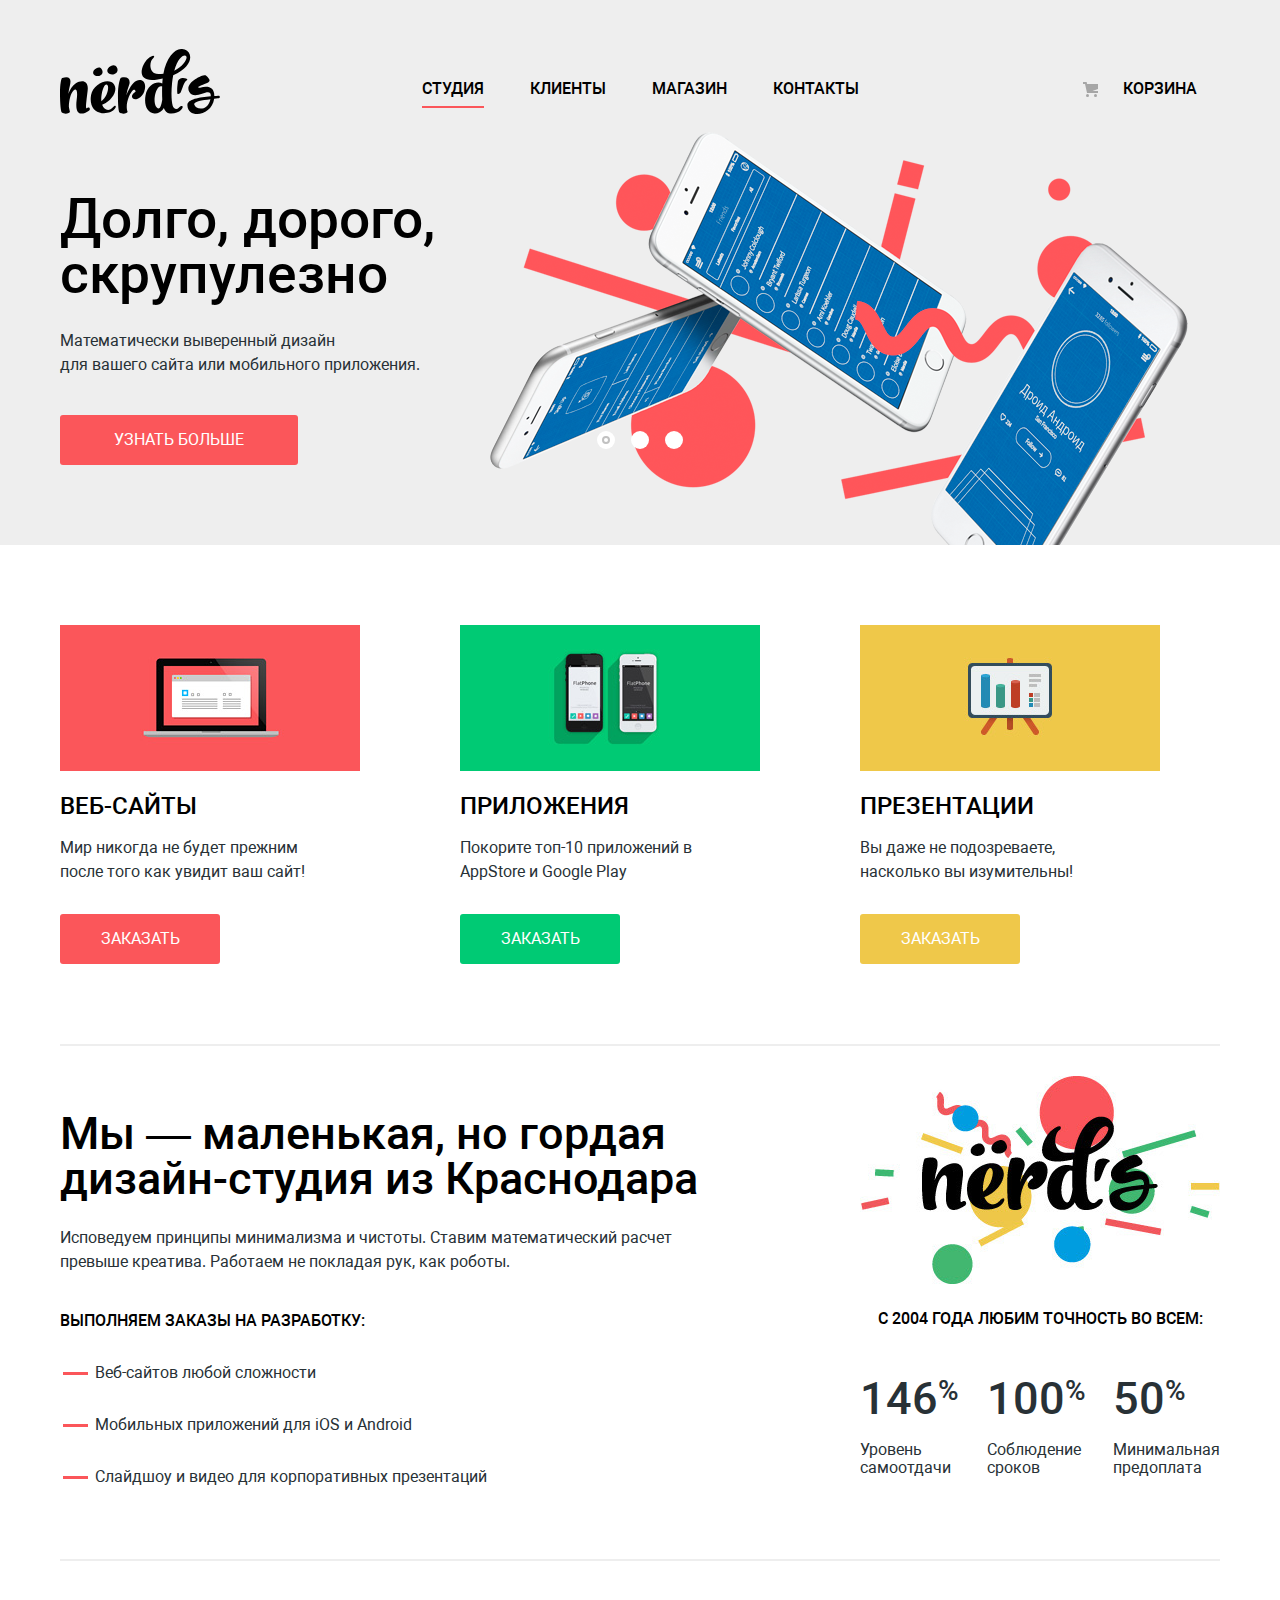
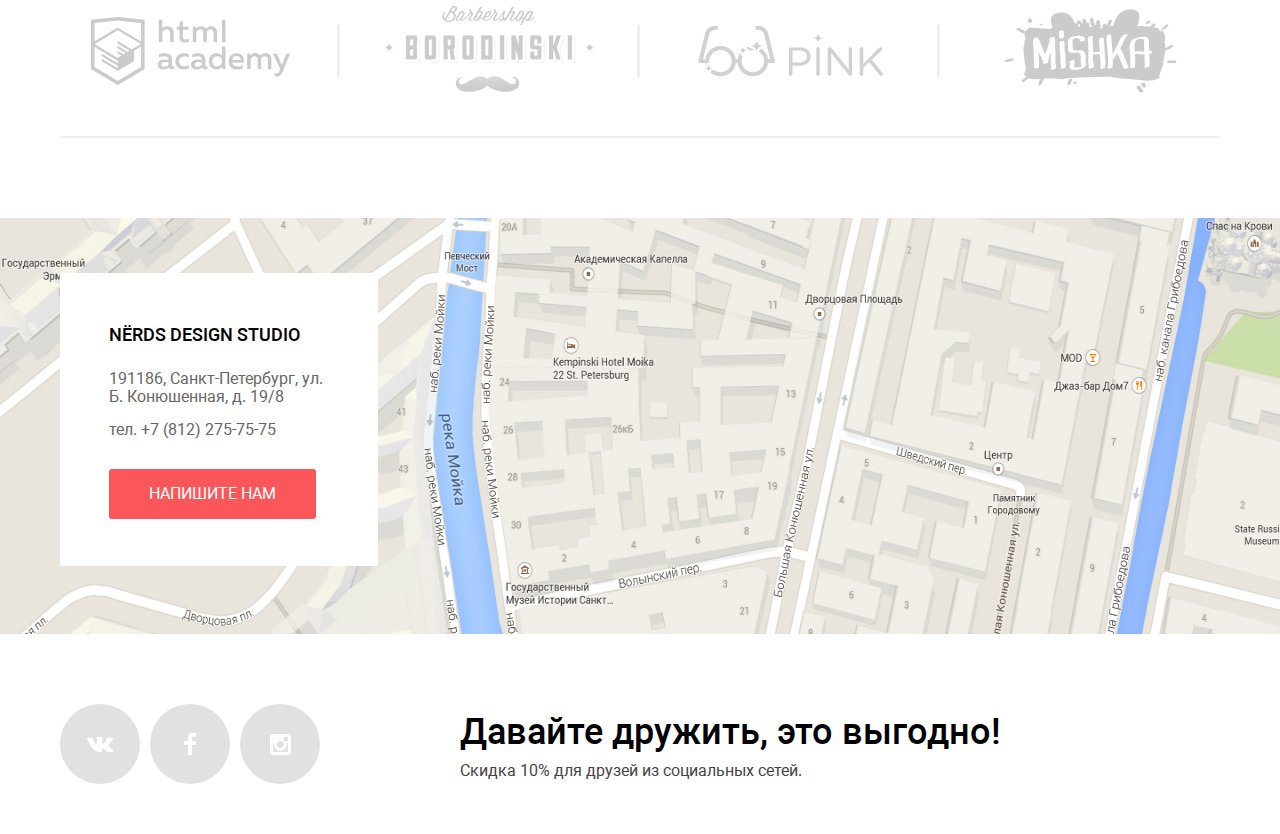
<file: index.html>
<!DOCTYPE html>
<html lang="ru">
<head>
	<meta charset="UTF-8">
	<title>Нёрдс</title>
	<link href="https://fonts.googleapis.com/css?family=Roboto:400,500,700&display=swap&subset=cyrillic" rel="stylesheet">
	<link rel="stylesheet" href="css/normalize.css">
	<link rel="stylesheet" href="css/style.css">
</head>
<body>

	<header class="main-header">
		<div class="container">
			<nav class="main-navigation">
				<a class="main-logo">
					<img src="img/nerds-logo.svg" alt="Нёрдс" width="160" height="65">
				</a>
				<ul class="site-nevigation">
					<li><a class="site-navigation-current">Студия</a></li>
					<li><a href="#">Клиенты</a></li>
					<li><a href="catalog.html">Магазин</a></li>
					<li><a href="#">Контакты</a></li>
				</ul>
				<ul class="basket">
					<li><a href="#">Корзина</a></li>
				</ul>
			</nav>
			<section class="slider">
				<h2 class="visually-hidden">Преимущества</h2>
				<div class="slider-controls">
					<i class="active" aria-label="1"></i>
					<i aria-label="2"></i>
					<i aria-label="3"></i>
				</div>
				<ul class="slider-list">
					<li class="slider-item">
						<h3>Долго, дорого, <br>скрупулезно</h2>
							<p>Математически выверенный дизайн <br>для вашего сайта или мобильного приложения.</p>
							<a href="#" class="button slider-item-button">Узнать больше</a>
						</li>
						<li class="slider-item">
							<h3>Любим математику <br>как никто другой</h2>
								<p>Никакого креатива, только математические формулы <br>для расчета идеальных пропорций.</p>
								<a href="#" class="button slider-item-button">Узнать больше</a>
							</li>
							<li class="slider-item">
								<h3>Только ночь, <br>только хардкор</h2>
									<p>Работать днем, как все? Мы против этого. <br>Ближе к полуночи работа только начинается.</p>
									<a href="#" class="button slider-item-button">Узнать больше</a>
								</li>
							</ul>
							
						</section>
					</div>
				</header>
				<main class="container">
					<h1 class="visually-hidden">Нёрдс</h1>
					<section class="features">
						<h2 class="visually-hidden">Преимущества</h2>
						<ul class="features-list">
							<li class="features-item">
								<img src="img/illustration-1.png" width="300" height="146" alt="Веб-сайты">
								<h3>Веб-сайты</h3>
								<p>Мир никогда не будет прежним после того как увидит ваш сайт!</p>
								<a href="#" class="features-item-button button">Заказать</a>
							</li>
							<li class="features-item">
								<img src="img/illustration-2.png" width="300" height="146" alt="Приложения">
								<h3>Приложения</h3>
								<p>Покорите топ-10 приложений в AppStore и Google Play</p>
								<a href="#" class="features-item-button button button-green">Заказать</a>
							</li>
							<li class="features-item">
								<img src="img/illustration-3.png" width="300" height="146" alt="Презентации">
								<h3>Презентации</h3>
								<p>Вы даже не подозреваете, насколько вы изумительны!</p>
								<a href="#" class="features-item-button button button-yellow">Заказать</a>
							</li>
						</ul>
					</section>

					<section class="about">
						<h2 class="visually-hidden">О нас</h2>
						<div class="about-left-column">
							<h3>Мы — маленькая, но гордая <br>дизайн-студия из Краснодара</h3>
							<p>Исповедуем принципы минимализма и чистоты. Ставим математический расчет превыше креатива. Работаем не покладая рук, как роботы.</p>
							<p class="orders">Выполняем заказы на разработку:</p>
							<ul class="about-left-list">
								<li>Веб-сайтов любой сложности</li>
								<li>Мобильных приложений для iOS и Android</li>
								<li>Слайдшоу и видео для корпоративных презентаций</li>
							</ul>
						</div>
						<div class="about-right-column">
							<img src="img/nerds-illustration.jpg" width="360" height="208" alt="Нёрдс">
							<p>С 2004 года Любим точность во всем:</p>
							<ul class="data-about-list">
								<li>
									<span>146<sup>%</sup></span> 
									<p>Уровень <br>самоотдачи</p>
								</li>
								<li>
									<span>100<sup>%</sup></span> 
									<p>Соблюдение <br>сроков</p>
								</li>
								<li>
									<span>50<sup>%</sup></span> 
									<p>Минимальная <br>предоплата</p>
								</li>
							</ul>
						</div>
					</section>

					<section class="clients">
						<h2 class="visually-hidden">Клиенты</h2>
						<ul class="clients-list">
							<li><a href="#"><img src="img/logo-1.png" width="199" height="68" alt="Лого 1"></a></li>
							<li><a href="#"><img src="img/logo-2.png" width="209" height="90" alt="Лого 2"></a></li>
							<li><a href="#"><img src="img/logo-3.png" width="185" height="52" alt="Лого 3"></a></li>
							<li><a href="#"><img src="img/logo-4.png" width="173" height="84" alt="Лого 4"></a></li>
						</ul>
					</section>
				</main>
				<footer class="main-footer">
					<section class="location">
						<h2 class="visually-hidden">Как до нас добраться</h2>
						<img src="img/bg_map.jpg" alt="Месторасположение офиса" width="1440" height="416">
						<div class="map-online" id="map"></div>
						<div class="container">
							<div class="adress">
								<h3>NЁRDS DESIGN STUDIO</h3>
								<p>191186, Санкт-Петербург, ул. Б. Конюшенная, д. 19/8</p>
								<p>тел. +7 (812) 275-75-75</p>
								<a href="#" class="button adress-button">Напишите нам</a>
							</div>
						</div>
					</section>

					<section class="main-footer">
						<div class="container">
							<ul class="social">
								<li><a href="https://vk.com/id394021863" target="_blank" class="social-button">
									<span class="visually-hidden">ВКонтакте</span>
									<img src="img/vk-icon.svg" alt="Роберт Хабибуллин в Вконтакте">
								</a></li>
								<li><a href="https://vk.com/id394021863" target="_blank" class="social-button">
									<span class="visually-hidden">Фейсбук</span>
									<img src="img/fb-icon.svg" alt="Роберт Хабибуллин в Фейсбук">
								</a></li>
								<li><a href="https://vk.com/id394021863" target="_blank" class="social-button">
									<span class="visually-hidden">Инстаграм</span>
									<img src="img/insta-icon.svg" alt="Роберт Хабибуллин в Инстаграм">
								</a></li>
							</ul>
							<div class="social-bonus">
								<p class="friends">Давайте дружить, это выгодно!</p>
								<p>Скидка 10% для друзей из социальных сетей.</p>
							</div>
						</div>
					</section>
				</footer>
				
				<section class="modal modal-contact">
					<h2>Напишите нам</h2>
					<form class="login-form" action="https://echo.htmlacademy.ru" method="post">
						<div class="wrap-column">
							<div class="column-inform">
								<label for="contact-fullName">Ваше имя и фамилия:</label>
								<input class="form-text" type="text" id="contact-fullName" name="fullName" placeholder="Имя Фамилия" required>
							</div>
							<div class="column-inform">
								<label for="contact-email">Ваш e-mail:</label>
								<input class="form-text" type="text" id="contact-email" name="email" placeholder="email@example.com" required>
							</div>
						</div>
						<p class="wrap-massage">
							<label for="contact-massage">Текст письма:</label>
							<textarea class="form-text" name="massage" id="contact-massage" placeholder="В свободной форме" required></textarea>
						</p>
						<button class="button button-form" type="submit" value="Отправить">Отправить</button>
						<button class="modal-close" aria-label="Закрыть" type="submit"></button>
					</form>
				</section>
				<script src="https://api-maps.yandex.ru/2.1/?lang=ru_RU" type="text/javascript"></script>
				<script src="js/map.js"></script>
				<script src="js/main.js"></script>
			</body>
			</html>
</file>
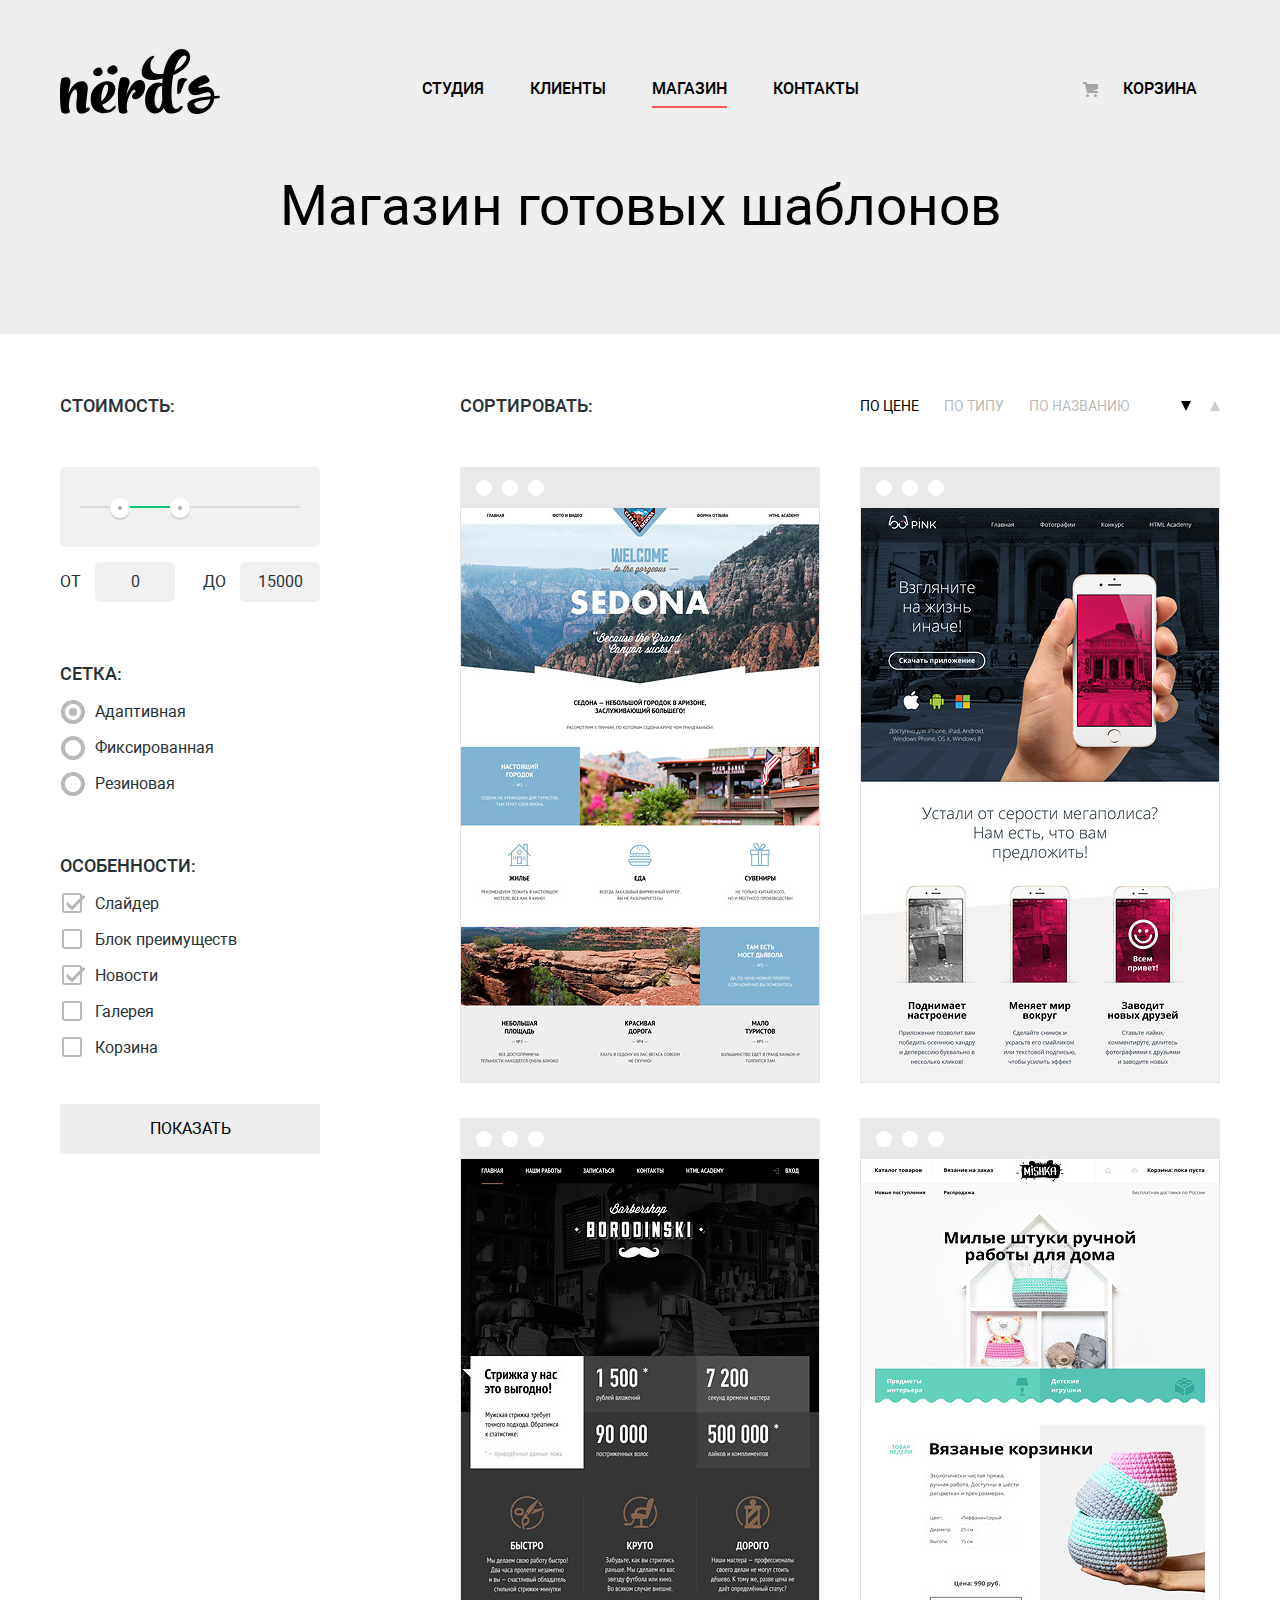
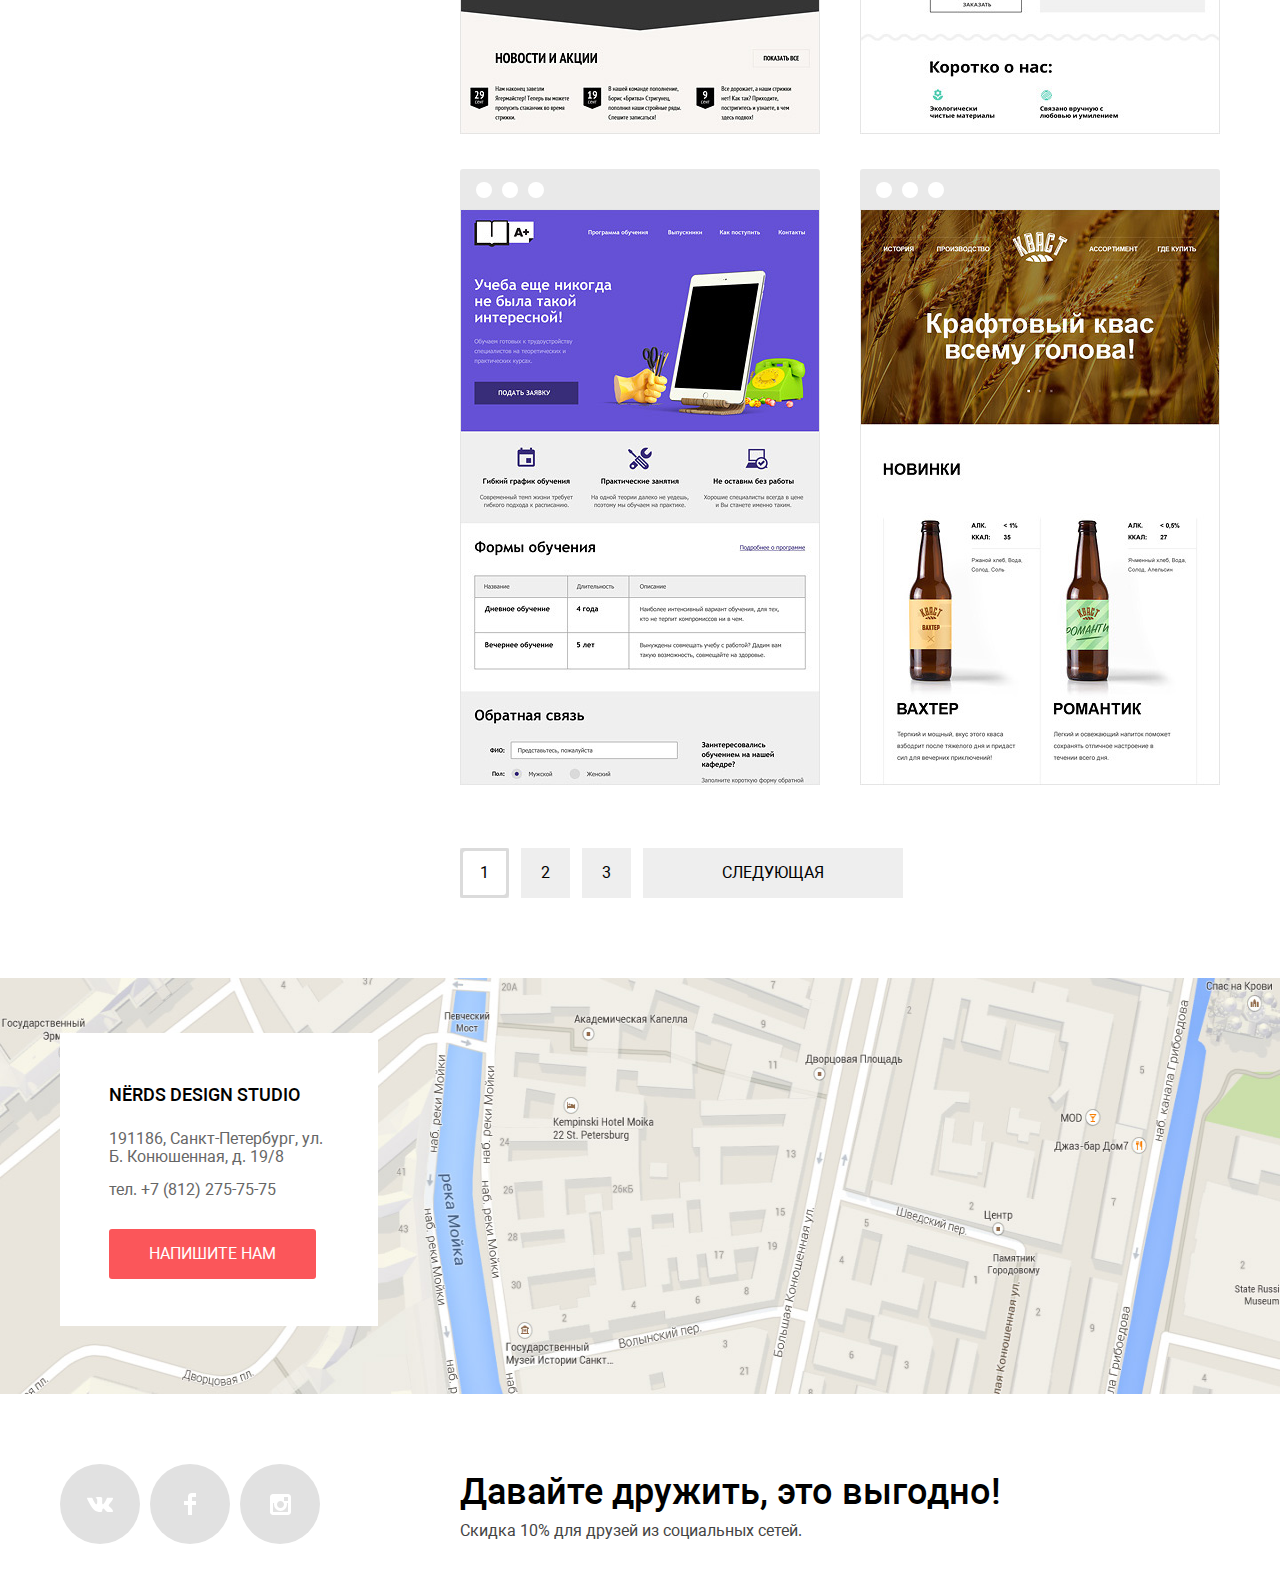
<file: catalog.html>
<!DOCTYPE html>
<html lang="ru">
<head>
	<meta charset="UTF-8">
	<title>Каталог Нёрдс</title>
	<link href="https://fonts.googleapis.com/css?family=Roboto:400,500,700&display=swap&subset=cyrillic" rel="stylesheet">
	<link rel="stylesheet" href="css/normalize.css">
	<link rel="stylesheet" href="css/style.css">
</head>
<body>

	<header class="main-header">
		<div class="container">
			<nav class="main-navigation">
				<a class="main-logo" href="index.html">
					<img src="img/nerds-logo.svg" alt="Нёрдс" width="160" height="65">
				</a>
				<ul class="site-nevigation">
					<li><a href="index.html">Студия</a></li>
					<li><a href="#">Клиенты</a></li>
					<li><a class="site-navigation-current">Магазин</a></li>
					<li><a href="#">Контакты</a></li>
				</ul>
				<ul class="basket">
					<li><a href="#">Корзина</a></li>
				</ul>
			</nav>
			<section class="slider">
				<h1 class="header-title">Магазин готовых шаблонов</h1>
			</section>
		</div>
	</header>
	<main class="container">
		<h1 class="visually-hidden">Каталог товаров магазина Нёрдс</h1>

		<div class="catalog-columns">
			<section class="filters">
				<h2 class="visually-hidden">Фильтр товаров</h2>
				<form class="catalog-filters" action="https://echo.htmlacademy.ru" method="post">

					<fieldset class="filter-item">
						<legend>Стоимость:</legend>
						<div class="range-filter">
							<div class="range-controls">
								<div class="scale">
									<div class="bar" style="margin-left: 20%; width: 30%;"></div>
								</div>
								<div class="toggle toggle-min"></div>
								<div class="toggle toggle-max"></div>
							</div>
							<div class="price-controls">
								<label class="min-price">от <input type="text" name="min-price" value="0"></label>
								<label class="max-price">до <input type="text" name="max-price" value="15000"></label>
							</div>
						</div>
					</fieldset>

					<fieldset class="filter-item">
						<legend>Сетка:</legend>
						<ul>
							<li class="filter-option">
								<input type="radio" class="visually-hidden filter-input filter-input-radio" name="product-group" value="adaptive" id="filter-adaptive" checked>
								<label for="filter-adaptive">Адаптивная</label>
							</li>
							<li class="filter-option">
								<input type="radio" class="visually-hidden filter-input filter-input-radio" name="product-group" value="fixed" id="filter-fixed">
								<label for="filter-fixed">Фиксированная</label>
							</li>
							<li class="filter-option">
								<input type="radio" class="visually-hidden filter-input filter-input-radio" name="product-group" value="rubber" id="filter-rubber">
								<label for="filter-rubber">Резиновая</label>
							</li>
						</ul>
					</fieldset>

					<fieldset class="filter-item">
						<legend>Особенности:</legend>
						<ul>
							<li class="filter-option">
								<input type="checkbox" class="visually-hidden filter-input filter-input-checkbox" name="slider" value="slider" id="filter-slider" checked>
								<label for="filter-slider">Слайдер</label>
							</li>
							<li class="filter-option">
								<input type="checkbox" class="visually-hidden filter-input filter-input-checkbox" name="edge" value="edge" id="filter-edge">
								<label for="filter-edge">Блок преимуществ</label>
							</li>
							<li class="filter-option">
								<input type="checkbox" class="visually-hidden filter-input filter-input-checkbox" name="news" value="news" id="filter-news" checked>
								<label for="filter-news">Новости</label>
							</li>
							<li class="filter-option">
								<input type="checkbox" class="visually-hidden filter-input filter-input-checkbox" name="product-gallery" value="gallery" id="filter-gallery">
								<label for="filter-gallery">Галерея</label>
							</li>
							<li class="filter-option">
								<input type="checkbox" class="visually-hidden filter-input filter-input-checkbox" name="basket" value="basket" id="filter-basket">
								<label for="filter-basket">Корзина</label>
							</li>
						</ul>
					</fieldset>
					<button type="submit" class="button filter-button">Показать</button>
				</form>
			</section>

			<section class="catalog">
				<h2 class="visually-hidden">Каталог магазина Нёрдс</h2>
				<div class="catalog-header">
					<p class="catalog-caption">Сортировать:</p>
					<div class="catalog-sort">
						<ul class="sort-left">
							<li class="active"><a>По цене</a></li>
							<li><a href="#">По типу</a></li>
							<li><a href="#">По названию</a></li>
						</ul>
						<ul class="sort-right">
							<li class="sort-up active"><a aria-label="Вниз"></a></li>
							<li class="sort-down"><a href="#" aria-label="Вверх"></a></li>
						</ul>
					</div>
				</div>
				
				<ul class="catalog-list">
					<li class="catalog-item">
						<img src="img/img-sedona.jpg" alt="Sedona" width="360" height="576">
						<div class="item-description">
							<h2><a class="item-title" href="#">Sedona</a></h2>
							<p>Информационный сайт для туристов</p>
							<a href="#" class="button button-item">9 900 руб.</a>
						</div>
					</li>
					<li class="catalog-item">
						<img src="img/img-pink.jpg" alt="Pink app" width="360" height="576">
						<div class="item-description">
							<h2><a class="item-title" href="#">Pink app</a></h2>
							<p>Продуктовый лендинг приложения для iOS и Android</p>
							<a href="#" class="button button-item">9 900 руб.</a>
						</div>
					</li>
					<li class="catalog-item">
						<img src="img/img-barbershop.jpg" alt="Barbershop" width="360" height="576">
						<div class="item-description">
							<h2><a class="item-title" href="#">Barbershop</a></h2>
							<p>Сайт салоны красоты. Для мужчин, да.</p>
							<a href="#" class="button button-item">9 900 руб.</a>
						</div>
					</li>
					<li class="catalog-item">
						<img src="img/img-mishka.jpg" alt="Mishka" width="360" height="576">
						<div class="item-description">
							<h2><a class="item-title" href="#">Mishka</a></h2>
							<p>Интернет-магазин вязаных игрушек</p>
							<a href="#" class="button button-item">9 900 руб.</a>
						</div>
					</li>
					<li class="catalog-item">
						<img src="img/img-aplus.jpg" alt="A plus" width="360" height="576">
						<div class="item-description">
							<h2><a class="item-title" href="#">A plus</a></h2>
							<p>Лендинг курсов повышения квалификации</p>
							<a href="#" class="button button-item">9 900 руб.</a>
						</div>
					</li>
					<li class="catalog-item">
						<img src="img/img-kvast.jpg" alt="Кваст" width="360" height="576">
						<div class="item-description">
							<h2><a class="item-title" href="#">Кваст</a></h2>
							<p>Промо-сайт производителя крафтового кваса</p>
							<a href="#" class="button button-item">9 900 руб.</a>
						</div>
					</li>
				</ul>

				<ul class="pagination-list">
					<li class="pagination-item">
						<a class="button-active">1</a>
					</li>
					<li class="pagination-item">
						<a class="button-pagination" href="#">2</a>
					</li>
					<li class="pagination-item">
						<a class="button-pagination" href="#">3</a>
					</li>
					<li class="pagination-item pagination-item-next">
						<a class="button-pagination button-next" href="#">Следующая</a>
					</li>
				</ul>

			</section>
		</div>
	</main>
	<footer class="main-footer">
		<section class="location">
			<h2 class="visually-hidden">Как до нас добраться</h2>
			<img src="img/bg_map.jpg" alt="Месторасположение офиса" width="1440" height="416">
			<div class="map-online" id="map"></div>
			<div class="container">
				<div class="adress">
					<h3>NЁRDS DESIGN STUDIO</h3>
					<p>191186, Санкт-Петербург, ул. Б. Конюшенная, д. 19/8</p>
					<p>тел. +7 (812) 275-75-75</p>
					<a href="#" class="button adress-button">Напишите нам</a>
				</div>
			</div>
		</section>

		<section class="main-footer">
			<div class="container">
				<ul class="social">
					<li><a href="https://vk.com/id394021863" target="_blank" class="social-button">
						<span class="visually-hidden">ВКонтакте</span>
						<img src="img/vk-icon.svg" alt="Роберт Хабибуллин в Вконтакте">
					</a></li>
					<li><a href="https://vk.com/id394021863" target="_blank" class="social-button">
						<span class="visually-hidden">Фейсбук</span>
						<img src="img/fb-icon.svg" alt="Роберт Хабибуллин в Фейсбук">
					</a></li>
					<li><a href="https://vk.com/id394021863" target="_blank" class="social-button">
						<span class="visually-hidden">Инстаграм</span>
						<img src="img/insta-icon.svg" alt="Роберт Хабибуллин в Инстаграм">
					</a></li>
				</ul>
				<div class="social-bonus">
					<p class="friends">Давайте дружить, это выгодно!</p>
					<p>Скидка 10% для друзей из социальных сетей.</p>
				</div>
			</div>
		</section>
	</footer>
	
	<section class="modal modal-contact">
		<h2>Напишите нам</h2>
		<form class="login-form" action="https://echo.htmlacademy.ru" method="post">
			<div class="wrap-column">
				<div class="column-inform">
					<label for="contact-fullName">Ваше имя и фамилия:</label>
					<input class="form-text" type="text" id="contact-fullName" name="fullName" placeholder="Имя Фамилия">
				</div>
				<div class="column-inform">
					<label for="contact-email">Ваш e-mail:</label>
					<input class="form-text" type="text" id="contact-email" name="email" placeholder="email@example.com">
				</div>
			</div>
			<p class="wrap-massage">
				<label for="contact-massage">Текст письма:</label>
				<textarea class="form-text" name="massage" id="contact-massage" placeholder="В свободной форме"></textarea>
			</p>
			<button class="button button-form" type="submit" value="Отправить">Отправить</button>
			<button class="modal-close" aria-label="Закрыть" type="submit"></button>
		</form>
	</section>
	<script src="https://api-maps.yandex.ru/2.1/?lang=ru_RU" type="text/javascript"></script>
	<script src="js/map.js"></script>
</body>
</html>
</file>
<file: css/style.css>
@font-face {
	font-family: "Roboto";
	src: url("../font/roboto.woff") format("woff");
	font-weight: 400;
	font-style: normal;
}
@font-face {
	font-family: "Roboto";
	src: url("../font/robotomedium.woff") format("woff");
	font-weight: 500;
	font-style: medium;
}
@font-face {
	font-family: "Roboto";
	src: url("../font/robotomedium.woff") format("woff");
	font-weight: 700;
	font-style: bold;
}

body {
	font-size: 16px;
	line-height: 24px;
	font-family: "Roboto", "Tahoma", sans-serif;
	color: #283136;
	font-weight: 400;

	min-width: 1200px;
	padding: 0;
	margin: 0;
}

img {
	max-width: 100%;
	height: auto;
}

a {
	text-decoration: none;
}

.visually-hidden:not(:focus):not(:active),
input[type="checkbox"].visually-hidden,
input[type="radio"].visually-hidden {
	position: absolute;

	width: 1px;
	height: 1px;
	margin: -1px;
	border: 0;
	padding: 0;

	white-space: nowrap;

	clip-path: inset(100%);
	clip: rect(0 0 0 0);
	overflow: hidden;
}

.site-navigation-current {
	position: relative;
}

.site-navigation-current:after {
	content: "";

	position: absolute;
	left: 0;
	bottom: -10px;

	width: 100%;

	border-bottom: 2px solid #fb565a;
}


.button {
	text-transform: uppercase;
	font-size: 16px;
	line-height: 18px;
	text-align: center;
	color: #fff;
	text-decoration: none;
	
	display: inline-block;
	margin: 0;
	padding: 16px 40px;
	
	background-color: #fb565a;
	border-radius: 3px;
	border: none;
	cursor: pointer;
}

.button:hover,
.button:focus {
	background-color: #e74246;
}

.button:active {
	color: rgba(255, 255, 255, 0.3);

	background-color: #d7373b;
	box-shadow: 0 3px rgba(0, 0, 0, 0.1) inset;
}

.container {
	margin: 0 auto;
	width: 1200px;
	padding: 0 20px;
	box-sizing: border-box;
}

.main-header {
	padding-top: 49px;
	background-color: #eeeeee;
}

.main-navigation {
	display: flex;
}

.main-logo {
	display: block;
	width: 160px;
	height: 65px;
}

.main-logo:focus {
	opacity: 0.8;
}

.main-logo:active {
	opacity: 0.3;
}

.site-nevigation,
.basket {
	display: flex;
	flex-wrap: wrap;
	justify-content: center;

	margin: 0;
	padding: 25px 20px 0;
	width: 800px;

	list-style-type: none;
}

.basket {
	width: 160px;
	padding: 0;
	padding-top: 25px;
	text-align: right;
}

.site-nevigation a,
.basket a {
	padding: 0;

	color: #000;
	line-height: 30px;
	text-transform: uppercase;
	font-weight: 500;
}

.site-nevigation li {
	padding: 0 23px;
}

.basket a {
	position: relative;
	padding-left: 40px;
}

.basket a::before {
	content: "";

	position: absolute;
	top: 3px;
	left: 0;

	width: 15px;
	height: 15px;

	background-image: url("../img/cart-icon.svg");
	background-position: 0 0;
	background-repeat: no-repeat;
}

.site-nevigation a:hover,
.basket a:hover {
	color: #fb565a;
}

.site-nevigation a:active,
.basket a:active {
	color: rgba(0, 0, 0, 0.3);
}

/* Слайдер */

.slider {
	position: relative;
}

.slider-controls {
	position: absolute;
	left: 50%;
	bottom: 104px;
	z-index: 100;

	width: 160px;
	height: 18px;

	text-align: center;
	font-size: 0;
	transform: translateX(-50%);
}

.slider-controls i {
	position: relative;

	display: inline-block;
	width: 18px;
	height: 18px;
	padding: 8px;

	border-radius: 50%;
	cursor: pointer;
}

.slider-controls i::after {
	content: "";

	position: absolute;
	top: 8px;
	left: 8px;
	z-index: 1;

	width: 18px;
	height: 18px;

	background-color: #fff;

	border-radius: 50%;
}

.slider-controls .active::before {
	content: "";

	position: absolute;
	left: 50%;
	top: 50%;
	z-index: 2;

	width: 4px;
	height: 4px;
	margin: -4px;

	background-color: inherit;
	border: 2px solid #c1c1c1;
	border-radius: 50%;
}

.slider-item {
	display: none;
	padding: 78px 0 80px 0;
}

.slider-item:nth-child(1) {
	display: block;
}

.slider-item:nth-child(1) {
	background-image: url(../img/slide_1.png);
	background-repeat: no-repeat;
	background-position: 93% 18px;
}

.slider-item:nth-child(2) {
	background-image: url(../img/slide_2.png);
	background-repeat: no-repeat;
	background-position: 100% 0;
}

.slider-item:nth-child(3) {
	background-image: url(../img/slide_3.png);
	background-repeat: no-repeat;
	background-position: 100% 20px;
}

.slider-list {
	margin: 0;
	padding: 0;

	list-style-type: none;
}

.slider-item h3 {
	font-size: 55px;
	line-height: 55px;
	font-weight: 500;
	color: #000;

	max-width: 600px;
	margin: 0;
	padding: 0;
	margin-bottom: 27px;
}

.slider-item p {
	max-width: 430px;
	margin: 0;
	margin-bottom: 38px;
}

.slider-item-button {
	padding: 16px 54px;
}
/* Конец Слайдер */

/*section features*/

.features-list {
	display: flex;
	flex-wrap: wrap;
	justify-content: flex-start;

	margin: 0;
	padding: 80px 0;

	border-bottom: 2px solid #eee;

	list-style-type: none;
}

.features-item {
	width: 300px;
	display: flex;
	flex-direction: column;
	padding-right: 100px;
}

.features-item:nth-child(3n) {
	padding-right: 60px;
}

.features-item img {
	width: 300px;
	height: 146px;
}

.features-item h3 {
	padding: 0;
	margin: 0;

	font-size: 24px;
	line-height: 30px;
	font-weight: bold;
	text-transform: uppercase;
	color: #000;

	padding-top: 20px;
}

.features-item p {
	padding: 0;
	margin: 0;
	padding-top: 15px;
	padding-bottom: 30px;
	padding-right: 40px;
}

.features-item .features-item-button {
	width: 160px;
	box-sizing: border-box;
}

.features-item .button-green {
	background-color: #00ca74;
}

.features-item .button-yellow {
	background-color: #efc84a;
}

.features-item .button-green:focus,
.features-item .button-green:hover {
	background-color: #00bc6c;
}

.features-item .button-yellow:focus, 
.features-item .button-yellow:hover {
	background-color: #eab534;
}

.features-item .button-green:active {
	background-color: #00aa62;
}

.features-item .button-yellow:active {
	background-color: #e5a722;
}

/*End section features*/

/*section about*/

.about {
	display: flex;
	justify-content: space-between;

	padding: 0;
	margin: 0;
	padding-bottom: 70px;
	border-bottom: 2px solid #eee;
}

.about .about-left-column {
	padding: 0;
	margin: 0;
	width: 660px;
	padding-top: 65px;
}

.about-left-column h3 {
	font-size: 45px;
	line-height: 45px;
	color: #000;
	font-weight: 500;

	margin: 0;
	padding: 0;
	padding-bottom: 25px;
}

.about-left-column p {
	padding: 0;
	margin: 0;
}

.about-left-column .orders {
	text-transform: uppercase;
	font-weight: bold;
	color: #000;

	padding: 0;
	margin: 0;
	padding-top: 35px;
}

.about-left-list {
	padding: 0;
	margin: 0;
	padding-left: 35px;
	
	list-style-type: none;
}

.about-left-list li {
	padding-top: 28px;

	position: relative;
}

.about-left-list li:before {
	content: "";
	
	position: absolute;
	top: 39px;
	left: -32px;
	
	width: 25px;
	height: 3px;

	background-color: #fb565a;
}

.about .about-right-column {
	padding: 0;
	margin: 0;
	width: 360px;
	padding-top: 30px;
}

.about-right-column img {
	width: 360px;
	height: 208px;
}

.about-right-column > p {
	text-transform: uppercase;
	text-align: center;
	color: #000;
	font-weight: 700;
}

.data-about-list {
	display: flex;
	flex-wrap: wrap;
	justify-content: space-between;

	list-style-type: none;

	padding: 0;
	margin: 0;
}

.data-about-list li {
	padding-top: 40px;
}

.data-about-list span {
	font-size: 45px;
	font-weight: 700;
}

.data-about-list sup {
	font-size: 28px;
}

.data-about-list p {
	padding: 0;
	margin: 0;
	padding-top: 20px;

	line-height: 18px;
}

/*End section about*/

/*section clients*/

.clients {
	margin: 0;
	padding: 45px 0 40px;

	border-bottom: 2px solid #eee;
}

.clients .clients-list {
	display: flex;
	flex-wrap: wrap;
	justify-content: space-between;
	align-items: center;

	list-style-type: none;
	font-size: 0;

	padding: 0;
	margin: 0;
}

.clients-list li {
	padding: 0 30px;
	margin: 0;
	width: 260px;

	position: relative;
	box-sizing: border-box;
}

.clients-list li:not(:nth-child(4n+4)):after {
	content: "";

	width: 3px;
	height: 52px;

	position: absolute;
	right: -20px;
	bottom: 50%;  
	transform: translateY(50%);

	background-color: #eee;
}

.clients-list a {
	display: flex;
	justify-content: center;

	padding: 0;
	margin: 0;
}

.clients-list img {
	display: block;
	max-width: 260px;

	opacity: 0.2;
}

.clients-list img:hover {
	opacity: 1;
}

.clients-list img:active {
	opacity: 0.1;
}

/*End section clients*/

/*section location*/

.location {
	position: relative;
	overflow: hidden;

	height: 416px;

	margin-top: 80px;
	margin-bottom: 70px;
}

.location .map {
	position: absolute;
	z-index: 20;
	width: 100%;
	height: 416px;
	border: none;
}

.location .map-online {
	position: absolute;
	z-index: 30;
	width: 100%;
	height: 416px;
	top: 0;
	left: 0;
}

.location img {
	position: absolute;
	z-index: 10;
	left: 50%;
	top: 0;
	transform: translateX(-50%);
	width: 1440px;
	height: 416px;
}

.location .adress {
	position: relative;
	z-index: 40;

	padding: 47px 49px 47px 49px;
	margin-top: 55px;
	width: 220px;

	background-color: #fff;
	
}

.adress h3 {
	padding: 0;
	margin: 0;

	font-size: 18px;
	line-height: 30px;
	font-weight: 700;
	color: #000;

	padding-bottom: 20px;
}

.adress p {
	padding: 0;
	margin: 0;
	padding-bottom: 15px;

	font-size: 16px;
	line-height: 18px;

	color: #666666;
}

.adress p:last-of-type {
	padding-bottom: 30px;
}

/*End section location*/

/*section footer*/

.main-footer .container {
	display: flex;

	margin-bottom: 50px;
}

.main-footer .social {
	display: flex;
	flex-wrap: wrap;
	justify-content: space-between;

	width: 260px;
	margin: 0;
	padding: 0;
	margin-right: auto;

	list-style-type: none;
}

.social .social-button {
	display: flex;
	align-items: center;
	justify-content: center;

	width: 80px;
	height: 80px;

	border-radius: 50%;
	background-color: #e1e1e1;
}

.social-button:hover {
	background-color: #e74246;
}

.social-button:active {
	color: rgba(255, 255, 255, 0.3);

	background-color: #d7373b;
	box-shadow: 0 3px rgba(0, 0, 0, 0.1) inset;
}

.social-button:active img {
	opacity: 0.3;
}

.social-bonus {
	width: 760px;
	padding: 0;
	margin: 0;
}

.social-bonus .friends {
	font-size: 36px;
	font-weight: 700;
	line-height: 36px;

	color: #000;
}

.social-bonus p {
	padding: 0;
	margin: 0;
	padding-top: 10px;

	color: #444;

	font-size: 16px;
	line-height: 22px;
}

/*End section footer*/

/*section footer*/

.modal {
	position: fixed;
	width: 960px;

	z-index: 50;

	color: #000;
	background-color: #fff;

	display: none;

	box-shadow: 0 20px 40px rgba(0,0,0, 0.7);
	box-sizing: border-box;
}

.modal-contact {
	top: 30%;
	left: 50%;
	padding: 65px 100px 80px 100px; 

	transform: translate(-50%, -30%);
}

.modal-contact h2 {
	font-size: 45px;
	line-height: 45px;

	padding: 0;
	margin: 0;
	padding-bottom: 40px;
}

.wrap-column {
	display: flex;
	flex-wrap: wrap;
	justify-content: space-between;
	
	padding: 0;
	margin: 0;
}

.wrap-column  .column-inform {
	padding: 0;
	margin: 0;

	width: 360px;
}

.login-form label {
	padding: 0;
	margin: 0;
	padding-bottom: 8px;

	display: block;

	font-size: 16px;
	line-height: 18px;
	font-weight: 700;
}

.login-form .wrap-massage {
	padding: 0;
	margin: 0;
	padding-top: 30px;
	padding-bottom: 40px;
}

.wrap-massage textarea {
	min-height: 118px;
}

.login-form .form-text {
	width: 100%;
	margin: 0;
	padding: 0;
	padding: 13px 15px; 

	font: inherit;
	color: rgba(0,0,0, 0.5);

	border: 2px solid #d7dcde;
	border-radius: 3px;

	box-sizing: border-box;
}

.login-form .form-text:hover {
	border-color: #b4b9bb;
}

.login-form .form-text:focus {
	border-color: #000;
	color: rgba(0,0,0, 0.8);
}

.login-form .button-form {
	width: 260px;
}

.modal-close {
	position: absolute;
	top: 75px;
	right: 90px;

	width: 22px;
	height: 22px;

	background-color: transparent;

	border: none;

	cursor: pointer;
}

.modal-close::before,
.modal-close::after {
	content: "";

	position: absolute;
	top: 10px;
	left: 0;

	width: 22px;
	height: 3px;

	background-color: #fecccd;

	border-radius: 2px;
}

.modal-close::before {
	transform: rotate(45deg);
}

.modal-close::after {
	transform: rotate(-45deg);
}

.modal-close:hover::before,
.modal-close:hover::after {
	background-color: #fb565a;
}

.modal-close:active::before,
.modal-close:active::after {
	background-color: #ffeeee;
}


/*End section modal*/

/*CATALOG*/

.header-title {
	padding: 0;
	margin: 0;
	padding-top: 65px;
	padding-bottom: 100px;

	font-size: 55px;
	line-height: 55px;
	font-weight: 400;
	color: #000;
	text-align: center;
}

.catalog-columns {
	display: flex;
	justify-content: space-between;
}

.catalog-columns .filters {
	width: 260px;
	padding: 0;
	margin: 0;
}

.catalog-columns .catalog {
	width: 760px;
	padding: 0;
	margin: 0;
	margin-top: 60px;
}

.filter-item {
	margin: 0;
	padding: 0;

	border: none;
}

.range-filter {
	width: 260px;
	margin-top: 49px;
}

.filter-item legend {
	font-size: 18px;
	line-height: 24px;
	text-transform: uppercase;
	font-weight: 700;

	padding-top: 60px;
}

.range-controls {
	position: relative;

	height: 41px;
	margin-bottom: 15px;
	padding-top: 39px;
	padding-right: 20px;
	padding-left: 20px;

	background-color: #f1f1f1;

	border-radius: 5px;
}

.range-controls .scale {
	height: 2px;

	background: #d7dcde;
}

.range-controls .bar {
	width: 70%;
	height: 2px;

	background: #00ca74;
}

.range-controls .toggle {
	position: absolute;
	top: 31px;
	left: 0;

	width: 4px;
	height: 4px;
	padding: 0;

	border: 8px solid #fff;
	background-color: #ababab;
	box-shadow: 0 2px 1px 0 #cfcfcf;
	border-radius: 50%;
	cursor: pointer;
}

.range-controls .toggle-min {
	left: 50px;
}

.range-controls .toggle-max {
	left: 110px;
}

.price-controls {
	font-size: 0;
}

.price-controls label {
	display: inline-block;
	width: 50%;

	font-size: 16px;
	text-transform: uppercase;
}

.price-controls input {
	width: 60px;
	padding: 8px 10px;
	margin-left: 10px;

	font: inherit;
	font-size: 16px;
	text-align: center;
	color: #283136;

	border: none;
	border-radius: 5px;
	background: #f1f1f1;
}

.max-price {
	text-align: right;
}

.filter-item ul {
	padding: 0;
	margin: 0;

	list-style-type: none;

	font: inherit;
	font-size: 16px;
	line-height: 20px;
	color: #283136;
	font-weight: 400;
}

.filter-option {
	padding: 0;
	margin: 0;
	padding-top: 16px;
	padding-left: 35px;

	color: #283136;
}

.filter-option label {
	position: relative;
	display: block;

	cursor: pointer;
	
	color: #283136;

	user-select: none;
}

.filter-input-radio + label::before {
	content: '';

	position: absolute;
	left: -34px;
	top: -2px;

	width: 16px;
	height: 16px;

	border: 4px solid #b8b8b8;
	border-radius: 50%;
}

.filter-input-radio:checked + label::after {
	content: '';

	position: absolute;
	top: 6px;
	left: -26px;

	width: 8px;
	height: 8px;
	
	background-color: #b8b8b8;
	border-radius: 50%;
}

.filter-input-checkbox + label::before {
	content: '';

	position: absolute;
	left: -33px;
	top: -1px;

	width: 16px;
	height: 16px;

	border: 2px solid #b8b8b8;
	border-radius: 3px;
}

.filter-input-checkbox:checked + label::after {
	content: "";
	position: absolute;
	top: -3px;
	left: -24px;
	width: 6px;
	height: 16px;
	border-right: 3px solid #b8b8b8;
	border-bottom: 3px solid #b8b8b8;
	transform: rotate(45deg);
}

.filter-input:hover + label,
.filter-input-radio:hover + label::before,
.filter-input-checkbox:hover:checked + label::after,
.filter-input-checkbox:hover + label::before  {
	color: #000000;
	border-color: #000000;
}

.filter-input-radio:hover:checked + label::after {
	background-color: #000000;
}

.filter-input:focus + label,
.filter-input-radio:focus + label::before,
.filter-input-checkbox:focus:checked + label::after,
.filter-input-checkbox:focus + label::before  {
	color: #000000;
	border-color: #000000;
}

.filter-input-radio:focus:checked + label::after {
	background-color: #000000;
}

.filter-input:disabled + label,
.filter-input-radio:disabled + label::before,
.filter-input-checkbox:disabled:checked + label::after,
.filter-input-checkbox:disabled + label::before  {
	color: #000000;
	border-color: #000000;
	cursor: default;
	opacity: 0.3;
}

.filter-input-radio:disabled + label::after {
	background-color: #000000;
	cursor: default;
	opacity: 0.3;
}

.filter-button {
	width: 100%;
	margin-top: 46px;
	background-color: #eeeeee;
	color: #000;
}

.filter-button:focus {
	background-color: #eeeeee;
	color: #000;
}

.filter-button:hover {
	background-color: #dfdfdf;
}

.filter-button:active {
	color: rgba(0, 0, 0, 0.3);
}

.catalog-header {
	padding: 0;
	margin: 0;

	display: flex;
	justify-content: space-between;
}

.catalog-header .catalog-caption {
	padding: 0;
	margin: 0;

	width: 160px;
	
	font-size: 18px;
	line-height: 24px;
	text-transform: uppercase;
	font-weight: 700;
}

.catalog-sort {
	width: 360px;

	display: flex;
	align-items: center;
}

.catalog-sort .sort-left {
	width: 300px;

	list-style-type: none;
	
	padding: 0;
	margin: 0;

	display: flex;
	flex-wrap: wrap;
	box-sizing: border-box;
}

.sort-left li {
	padding-right: 25px;
}

.catalog-sort li a {
	text-transform: uppercase;
	font-size: 14px;
	line-height: 18px;
	color: rgba(0,0,0, 0.3);
	text-decoration: none;
}

.sort-right {
	width: 60px;
	padding: 0;
	margin: 0;

	list-style-type: none;

	display: flex;
	justify-content: flex-end;
}

.sort-right li {
	padding-left: 19px;
}

.sort-right a {
	display: block;
	width: 0;
	height: 0;
	border-left: 5.5px solid transparent;
	border-right: 5.5px solid transparent;
	border-bottom: 10px solid rgba(0,0,0,.2);
}

.sort-up a {
	transform: rotate(180deg);
}

.catalog-sort li a:hover {
	color: rgba(0,0,0, 0.6);
	border-bottom-color: #a6a6a6;
}

.catalog-sort li.active a,
.catalog-sort li a:active {
	color: #000;
	border-bottom-color: #000;
}


.catalog-list {
	width: 760px;
	padding: 0;
	margin: 0;
	margin-top: 49px;
	padding-bottom: 28px;

	list-style-type: none;
	
	display: flex;
	flex-wrap: wrap;
	justify-content: space-between;
}

.catalog-list .catalog-item {
	width: 360px;
	position: relative;

	padding: 0;
	margin: 0;
	margin-bottom: 35px;

	border-top: 40px  solid rgba(77, 77, 77, .12);

	border-radius: 3px;
}

.catalog-list .catalog-item:hover {
	border-top-color: rgba(77, 77, 77);
}

.catalog-list .catalog-item::before {
	content: "";

	position: absolute;
	top: -27px;
	left: 16px;

	width: 16px;
	height: 16px;

	border-radius: 50%;

	box-shadow: 26px 0 #fff, 52px 0 #fff;

	background-color: #fff;
}


.catalog-list .catalog-item img {
	display: block;
	width: 360px;
	height: 576px;
}

.catalog-item {
	text-align: center;

	padding: 0;
	margin: 0;
}

.item-description {
	background-color: #eee;

	position: absolute;
	bottom: 0;
	left: 0;
	right: 0;

	opacity: 0;
	
	padding: 0 66px;
	box-sizing: border-box;
}

.item-description h2 {
	padding: 0;
	margin: 0;
	padding-top: 30px;
	padding-bottom: 20px;
}

.item-description .item-title {
	font-size: 18px;
	line-height: 30px;
	text-transform: uppercase;
	color: #000;
	
	padding: 0;
	margin: 0;
}


.item-description p {
	font-size: 16px;
	line-height: 18px;
	color: #666;

	padding: 0;
	margin: 0;
	padding-bottom: 30px;
}

.button-item {
	width: 200px;

	box-sizing: border-box;

	margin-bottom: 45px;
}

.item-description .button-item:active {
	color: #fff
}

.catalog-item:hover {
	box-shadow: 0 6px 15px 0 rgba(0,1,1,.25);
}

.catalog-item:hover .item-description {
	opacity: 1;
}

.pagination-list {
	display: flex;
	justify-content: flex-start;

	list-style-type: none;

	padding: 0;
	margin: 0;
}

.pagination-list li {
	padding: 0;
	margin: 0;

	margin-right: 12px;

	background-color: #eeeeee;
}

.pagination-list li:last-child {
	margin-right: 0;
}

.button-pagination {
	text-transform: uppercase;
	font-size: 16px;
	line-height: 18px;
	text-align: center;
	color: #000;
	text-decoration: none;
	
	display: inline-block;
	margin: 0;
	padding: 16px 20px;
	
	background-color: #eeeeee;
	border-radius: 3px;
	border: none;
	cursor: pointer;
}

.button-active {
	background-color: #fff;
  box-shadow: inset 3px 3px 0 #dbdbdb, inset -3px -3px 0 #dbdbdb;

  text-transform: uppercase;
	font-size: 16px;
	line-height: 18px;
	text-align: center;
	color: #000;
	text-decoration: none;
	
	display: inline-block;
	margin: 0;
	padding: 16px 20px;

	border-radius: 3px;

  cursor: default;
}

.button-pagination:hover {
	background-color: #dfdfdf;
}

.button-pagination:active {
	color: rgba(0, 0, 0, 0.3);

	background-color: #d5d5d5;
	box-shadow: 0 3px rgba(0, 0, 0, 0.1) inset;
}

.button-next {
	width: 260px;

	box-sizing: border-box;
}



/*End CATALOG*/


.modal-show {
	display: block;
	animation: modalShow 1s ease;
}

@keyframes modalShow {
	0% {transform: translate(-200%, -30%);}
	70% {transform: translate(-40%, -30%);}
	100% {transform: translate(-50%, -30%);}

}
</file>
